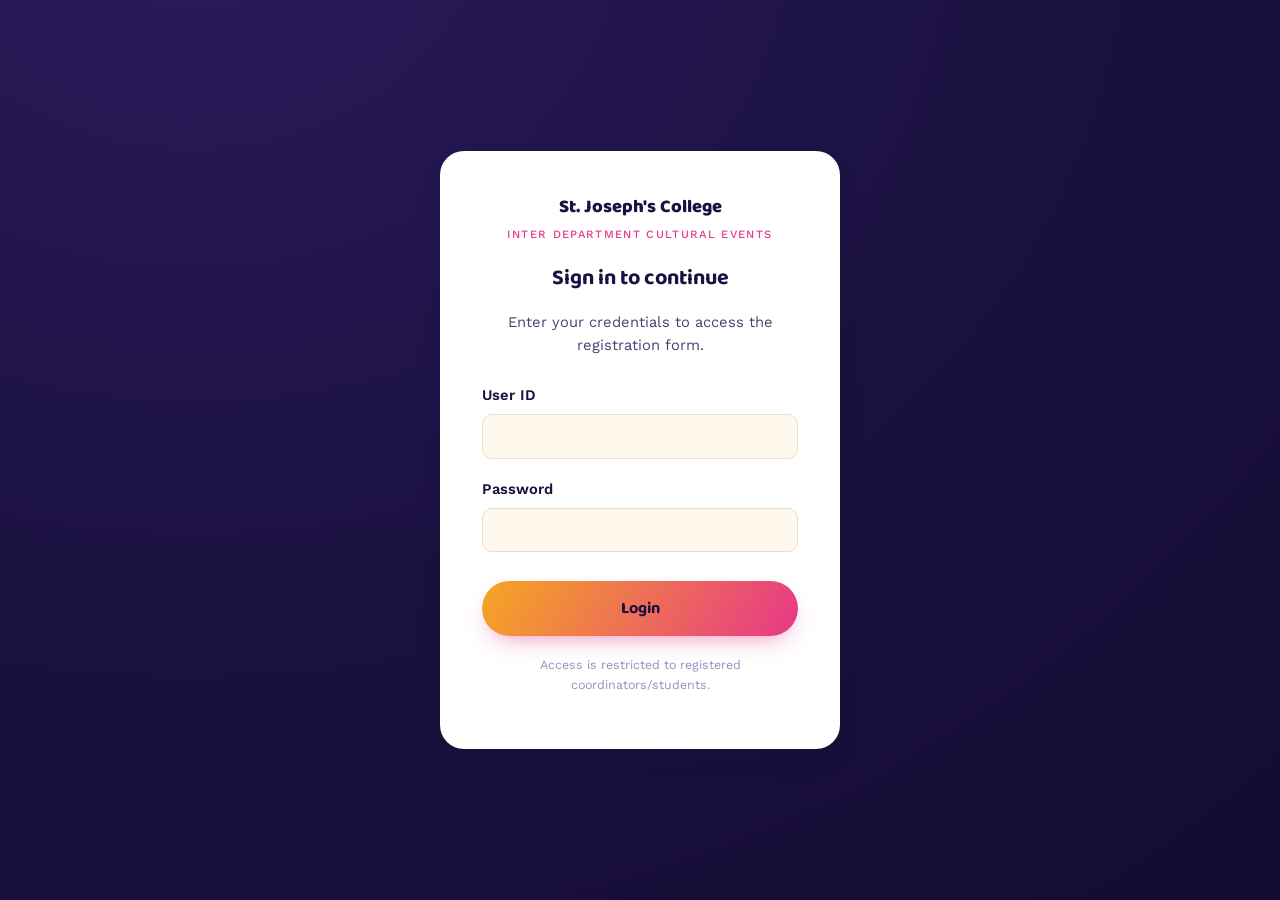
<file: index.html>
<!DOCTYPE html>
<html lang="en">
<head>
<meta charset="UTF-8">
<meta name="viewport" content="width=device-width, initial-scale=1.0">
<title>Registration Form — Inter Department Cultural Events | St. Joseph's College</title>
<link rel="preconnect" href="https://fonts.googleapis.com">
<link rel="preconnect" href="https://fonts.gstatic.com" crossorigin>
<link href="https://fonts.googleapis.com/css2?family=Baloo+2:wght@500;700;800&family=Work+Sans:wght@400;500;600;700&display=swap" rel="stylesheet">
<link rel="stylesheet" href="style.css">
</head>
<body>

<!-- =========================================================
     LOGIN SCREEN (front page)
     ========================================================= -->
<div id="loginScreen" class="login-screen">
  <div class="login-card">
    <div class="brand-mark">St. Joseph's College <span>Inter Department Cultural Events</span></div>
    <h1>Sign in to continue</h1>
    <p class="login-sub">Enter your credentials to access the registration form.</p>

    <div id="loginError" class="login-error">Invalid User ID or Password. Please try again.</div>

    <form id="loginForm" novalidate>
      <div class="field">
        <label class="field-label" for="login_userid">User ID</label>
        <input type="text" id="login_userid" name="login_userid" autocomplete="username" required>
      </div>
      <div class="field">
        <label class="field-label" for="login_password">Password</label>
        <input type="password" id="login_password" name="login_password" autocomplete="current-password" required>
      </div>
      <button type="submit" class="login-btn">Login</button>
    </form>

    <p class="login-hint">Access is restricted to registered coordinators/students.</p>
  </div>
</div>

<!-- =========================================================
     MAIN APPLICATION (hidden until login succeeds)
     ========================================================= -->
<div id="mainApp" style="display:none;">

<nav class="site-nav">
  <span class="brand">St. Joseph's College <span>Inter Department Cultural Events</span></span>
  
</nav>

<header class="form-hero">
  <span class="eyebrow">Participation Registration Form</span>
  <h1>ST. JOSEPH'S COLLEGE (AUTONOMOUS), TIRUCHIRAPPALLI – 620002</h1>
  <p>Fill in your details, tick the events you want to take part in, and pass this on to your Faculty Coordinator for signature.</p>
</header>

<div class="form-wrap">
  <div class="form-card">
    <form>

      <fieldset>
        <legend>Student details</legend>

        <div class="field">
          <label class="field-label" for="student_name">Name of the student</label>
          <input type="text" id="student_name" name="student_name" required autocomplete="off">
          <span class="field-msg" id="student_name_msg"></span>
        </div>

        <div class="two-col">
          <div class="field">
            <label class="field-label" for="dob">Date of birth</label>
            <input type="date" id="dob" name="dob" required>
            <span class="field-msg" id="dob_msg"></span>
          </div>
          <div class="field">
            <label class="field-label" for="mobile_no">Mobile number</label>
            <input type="tel" id="mobile_no" name="mobile_no" pattern="[0-9]{10}" placeholder="10-digit number" required>
            <span class="field-msg" id="mobile_no_msg"></span>
          </div>
        </div>

        <div class="field">
          <span class="field-label">Gender</span>
          <div class="radio-row">
            <label><input type="radio" name="gender" value="Male" required> Male</label>
            <label><input type="radio" name="gender" value="Female"> Female</label>
            <label><input type="radio" name="gender" value="Other"> Other</label>
          </div>
          <span class="field-msg" id="gender_msg"></span>
        </div>

        <div class="field">
          <label class="field-label" for="address">Address</label>
          <textarea id="address" name="address"></textarea>
          <span class="field-msg" id="address_msg"></span>
        </div>

        <div class="two-col">
          <div class="field">
            <label class="field-label" for="department">Department</label>
            <input type="text" id="department" name="department" required>
            <span class="field-msg" id="department_msg"></span>
          </div>
          <div class="field">
            <label class="field-label" for="year_semester">Year / semester</label>
            <input type="text" id="year_semester" name="year_semester" required>
            <span class="field-msg" id="year_semester_msg"></span>
          </div>
        </div>

        <div class="field">
          <label class="field-label" for="registration_no">Registration number</label>
          <input type="text" id="registration_no" name="registration_no" required>
          <span class="field-msg" id="registration_no_msg"></span>
        </div>
      </fieldset>

      <fieldset id="eventsFieldset">
        <legend>Cultural events — choose everything you'd like to join</legend>
        <p class="locked-note">Complete the student details above to unlock this section.</p>

        <div class="event-block card-literary" style="--accent: var(--marigold);">
          <h4><span class="dot"></span>1. Literary Events</h4>
          <div class="event-options">
            <label><input type="checkbox" name="literary" value="Essay Writing"> Essay Writing</label>
            <label><input type="checkbox" name="literary" value="Poetry Writing"> Poetry Writing</label>
            <label><input type="checkbox" name="literary" value="Speech Competition"> Speech Competition</label>
            <label><input type="checkbox" name="literary" value="Debate"> Debate</label>
            <label><input type="checkbox" name="literary" value="Quiz"> Quiz</label>
          </div>
        </div>

        <div class="event-block" style="--accent: var(--magenta);">
          <h4><span class="dot"></span>2. Fine Arts Events</h4>
          <div class="event-options">
            <label><input type="checkbox" name="finearts" value="Drawing"> Drawing</label>
            <label><input type="checkbox" name="finearts" value="Painting"> Painting</label>
            <label><input type="checkbox" name="finearts" value="Rangoli/Kolam"> Rangoli / Kolam</label>
            <label><input type="checkbox" name="finearts" value="Craft Making"> Craft Making</label>
          </div>
        </div>

        <div class="event-block" style="--accent: var(--teal);">
          <h4><span class="dot"></span>3. Performing Arts Events</h4>
          <div class="event-options">
            <label><input type="checkbox" name="performing" value="Solo Singing"> Solo Singing</label>
            <label><input type="checkbox" name="performing" value="Group Singing"> Group Singing</label>
            <label><input type="checkbox" name="performing" value="Solo Dance"> Solo Dance</label>
            <label><input type="checkbox" name="performing" value="Group Dance"> Group Dance</label>
            <label><input type="checkbox" name="performing" value="Mimicry"> Mimicry</label>
            <label><input type="checkbox" name="performing" value="Mono Art"> Mono Art</label>
            <label><input type="checkbox" name="performing" value="Instrumental Music"> Instrumental Music</label>
          </div>
        </div>

        <div class="event-block" style="--accent: #7A5CE0;">
          <h4><span class="dot"></span>4. Fun &amp; Talent Events</h4>
          <div class="event-options">
            <label><input type="checkbox" name="fun" value="Fashion Show"> Fashion Show</label>
            <label><input type="checkbox" name="fun" value="Photography"> Photography</label>
            <label><input type="checkbox" name="fun" value="Short Film Making"> Short Film Making</label>
            <label><input type="checkbox" name="fun" value="Reel Making"> Reel Making</label>
            <label><input type="checkbox" name="fun" value="Stand-up Comedy"> Stand-up Comedy</label>
            <label><input type="checkbox" name="fun" value="Talent Show"> Talent Show</label>
            <label><input type="checkbox" name="fun" value="Ad-Zap"> Ad-Zap</label>
          </div>
        </div>
      </fieldset>

      <fieldset id="declarationFieldset">
        <legend>Declaration</legend>
        <p class="locked-note">Select at least one event above to unlock this section.</p>

        <div class="declaration-box">
          I hereby declare that the above information is true and I agree to abide by the rules and regulations of the Inter Department Cultural Events.
        </div>

        <div class="two-col">
          <div class="field">
            <label class="field-label" for="declaration_date">Date</label>
            <input type="date" id="declaration_date" name="declaration_date" required>
            <span class="field-msg" id="declaration_date_msg"></span>
          </div>
          <div class="field">
            <label class="field-label" for="student_signature">Student signature</label>
            <input type="text" id="student_signature" name="student_signature" placeholder="Type full name as signature">
            <span class="field-msg" id="student_signature_msg"></span>
          </div>
        </div>

        <div class="two-col">
          <div class="field">
            <label class="field-label" for="faculty_signature">Faculty Coordinator signature</label>
            <input type="text" id="faculty_signature" name="faculty_signature">
          </div>
          <div class="field">
            <label class="field-label" for="hod_signature">Head of the Department signature</label>
            <input type="text" id="hod_signature" name="hod_signature">
          </div>
        </div>
      </fieldset>

      <div class="submit-row">
        <button class="submit-btn" type="submit" id="submitBtn" disabled>Submit registration</button>
      </div>

    </form>
  </div>

</div>

<footer>
  St. Joseph's College (Autonomous), Tiruchirappalli – 620002 · Inter Department Cultural Events
</footer>

</div><!-- /#mainApp -->

<script src="script.js"></script>

</body>
</html>
</file>
<file: style.css>
/* =========================================================
   St. Joseph's College — Inter Department Cultural Events
   Design tokens
   ========================================================= */
:root {
  --ink: #1B1140;         /* deep indigo — headers, nav, footer */
  --ink-soft: #4A3F73;    /* softer purple — body copy on cream */
  --paper: #FFF8EC;       /* warm cream — page background */
  --paper-raised: #FFFFFF;/* card background */
  --marigold: #F5A623;    /* saffron/marigold accent */
  --marigold-deep: #D9860A;
  --magenta: #E63888;     /* kolam magenta accent */
  --teal: #0F8B8D;        /* deep teal accent */
  --line: #E7DCC6;        /* hairline on cream */
  --shadow: 0 12px 30px -14px rgba(27, 17, 64, 0.35);
  --radius: 18px;
}

@media (prefers-reduced-motion: no-preference) {
  :root { --motion-ok: 1; }
}

* { box-sizing: border-box; }

html { scroll-behavior: smooth; }

body {
  margin: 0;
  background: var(--paper);
  color: var(--ink-soft);
  font-family: "Work Sans", "Segoe UI", sans-serif;
  font-size: 16px;
  line-height: 1.6;
}

h1, h2, h3, h4 {
  font-family: "Baloo 2", "Segoe UI", sans-serif;
  color: var(--ink);
  margin: 0 0 0.4em;
  font-weight: 700;
}

a { color: var(--teal); }

.eyebrow {
  display: inline-block;
  font-family: "Work Sans", sans-serif;
  font-weight: 700;
  font-size: 0.72rem;
  letter-spacing: 0.16em;
  text-transform: uppercase;
  color: var(--magenta);
  margin-bottom: 0.6em;
}

/* -------------------- Nav -------------------- */
.site-nav {
  display: flex;
  align-items: center;
  justify-content: space-between;
  gap: 1rem;
  padding: 1.1rem 6vw;
  background: var(--ink);
  color: var(--paper);
  position: sticky;
  top: 0;
  z-index: 20;
}

.site-nav .brand {
  font-family: "Baloo 2", sans-serif;
  font-weight: 700;
  font-size: 1.05rem;
  color: var(--paper);
  text-decoration: none;
  letter-spacing: 0.01em;
}

.site-nav .brand span {
  display: block;
  font-family: "Work Sans", sans-serif;
  font-weight: 400;
  font-size: 0.68rem;
  letter-spacing: 0.12em;
  text-transform: uppercase;
  color: #C9BEEF;
}

.btn {
  display: inline-flex;
  align-items: center;
  gap: 0.5em;
  border: none;
  cursor: pointer;
  font-family: "Baloo 2", sans-serif;
  font-weight: 700;
  font-size: 0.95rem;
  padding: 0.75em 1.6em;
  border-radius: 999px;
  text-decoration: none;
  transition: transform 0.18s ease, box-shadow 0.18s ease;
}

.btn:focus-visible, a:focus-visible, input:focus-visible, textarea:focus-visible, button:focus-visible {
  outline: 3px solid var(--teal);
  outline-offset: 2px;
}

.btn-primary {
  background: var(--marigold);
  color: var(--ink);
  box-shadow: 0 8px 20px -8px rgba(245, 166, 35, 0.7);
}
.btn-primary:hover { transform: translateY(-2px); box-shadow: 0 12px 24px -8px rgba(245, 166, 35, 0.8); }

.btn-ghost {
  background: transparent;
  color: var(--paper);
  border: 1.5px solid rgba(255,255,255,0.35);
}
.btn-ghost:hover { border-color: var(--paper); }

/* -------------------- Kolam dot divider (signature element) -------------------- */
.kolam-divider {
  width: 100%;
  height: 46px;
  display: block;
}

/* -------------------- Hero -------------------- */
.hero {
  background: radial-gradient(120% 140% at 15% -10%, #2A1B5C 0%, var(--ink) 55%, #150C34 100%);
  color: var(--paper);
  padding: 5.5rem 6vw 4.5rem;
  position: relative;
  overflow: hidden;
}

.hero-grid {
  display: grid;
  grid-template-columns: 1.15fr 0.85fr;
  gap: 3rem;
  align-items: center;
  max-width: 1180px;
  margin: 0 auto;
}

.hero h1 {
  color: var(--paper);
  font-size: clamp(2.1rem, 4.2vw, 3.4rem);
  line-height: 1.08;
  margin-bottom: 0.5em;
}

.hero h1 em {
  font-style: normal;
  color: var(--marigold);
}

.hero p.lead {
  color: #D8CFF2;
  font-size: 1.08rem;
  max-width: 44ch;
  margin-bottom: 1.8em;
}

.hero .cta-row { display: flex; gap: 0.9rem; flex-wrap: wrap; }

.hero-motif {
  aspect-ratio: 1;
  width: 100%;
  max-width: 380px;
  justify-self: center;
}

/* -------------------- Sections -------------------- */
.section {
  padding: 4.5rem 6vw;
  max-width: 1180px;
  margin: 0 auto;
}

.section-head {
  text-align: center;
  max-width: 60ch;
  margin: 0 auto 3rem;
}

.section-head h2 { font-size: clamp(1.6rem, 3vw, 2.2rem); }

/* -------------------- Category cards -------------------- */
.category-grid {
  display: grid;
  grid-template-columns: repeat(auto-fit, minmax(250px, 1fr));
  gap: 1.4rem;
}

.category-card {
  background: var(--paper-raised);
  border-radius: var(--radius);
  padding: 1.8rem 1.6rem;
  box-shadow: var(--shadow);
  border-top: 6px solid var(--accent, var(--marigold));
  transition: transform 0.2s ease;
}
.category-card:hover { transform: translateY(-4px); }

.category-card h3 {
  font-size: 1.15rem;
  display: flex;
  align-items: center;
  gap: 0.55rem;
}

.category-card .dot {
  width: 12px; height: 12px; border-radius: 50%;
  background: var(--accent, var(--marigold));
  flex: none;
}

.category-card ul {
  margin: 0.8em 0 0;
  padding-left: 1.1em;
  font-size: 0.94rem;
  color: var(--ink-soft);
}
.category-card li { margin-bottom: 0.25em; }

.card-literary { --accent: var(--marigold); }
.card-finearts { --accent: var(--magenta); }
.card-performing { --accent: var(--teal); }
.card-fun { --accent: #7A5CE0; }

/* -------------------- Info strip -------------------- */
.info-strip {
  background: var(--ink);
  color: var(--paper);
  padding: 4rem 6vw;
}
.info-strip .section-inner {
  max-width: 1180px;
  margin: 0 auto;
  display: grid;
  grid-template-columns: 0.8fr 1.2fr;
  gap: 3rem;
  align-items: start;
}
.info-strip h2 { color: var(--paper); }
.info-list { list-style: none; margin: 0; padding: 0; display: grid; gap: 1rem; }
.info-list li {
  background: rgba(255,255,255,0.06);
  border-left: 3px solid var(--marigold);
  padding: 0.9rem 1.1rem;
  border-radius: 0 10px 10px 0;
  font-size: 0.96rem;
  color: #E5DEF7;
}
.info-list strong { color: var(--paper); }

/* -------------------- Closing CTA -------------------- */
.cta-banner {
  margin: 0 6vw 5rem;
  max-width: 1180px;
  margin-left: auto;
  margin-right: auto;
  background: linear-gradient(120deg, var(--marigold) 0%, var(--magenta) 100%);
  border-radius: 24px;
  padding: 3rem 3rem;
  color: var(--ink);
  display: flex;
  flex-wrap: wrap;
  align-items: center;
  justify-content: space-between;
  gap: 1.5rem;
}
.cta-banner h2 { color: var(--ink); margin-bottom: 0.2em; }
.cta-banner p { margin: 0; max-width: 42ch; }
.cta-banner .btn-primary { background: var(--ink); color: var(--paper); box-shadow: none; }
.cta-banner .btn-primary:hover { background: #2A1B5C; }

/* -------------------- Footer -------------------- */
footer {
  background: var(--ink);
  color: #B7ACDD;
  text-align: center;
  padding: 2rem 6vw;
  font-size: 0.85rem;
}

/* =========================================================
   Form page
   ========================================================= */
.form-hero {
  background: var(--ink);
  color: var(--paper);
  padding: 3.2rem 6vw 3rem;
  text-align: center;
}
.form-hero .eyebrow { color: var(--marigold); }
.form-hero h1 { color: var(--paper); font-size: clamp(1.6rem, 3.4vw, 2.3rem); }
.form-hero p { color: #D8CFF2; max-width: 56ch; margin: 0.6em auto 0; }

.form-wrap {
  max-width: 860px;
  margin: -2.4rem auto 4rem;
  padding: 0 6vw;
}

.form-card {
  background: var(--paper-raised);
  border-radius: 24px;
  box-shadow: var(--shadow);
  padding: 2.6rem clamp(1.3rem, 4vw, 3rem);
}

fieldset {
  border: none;
  padding: 0;
  margin: 0 0 2.4rem;
}
fieldset:last-of-type { margin-bottom: 0; }

legend {
  font-family: "Baloo 2", sans-serif;
  font-weight: 700;
  color: var(--ink);
  font-size: 1.25rem;
  padding: 0 0 0.9rem;
  width: 100%;
  border-bottom: 2px dashed var(--line);
  margin-bottom: 1.4rem;
}

.field {
  margin-bottom: 1.2rem;
}
.field label.field-label {
  display: block;
  font-weight: 600;
  color: var(--ink);
  font-size: 0.92rem;
  margin-bottom: 0.4rem;
}

input[type="text"],
input[type="date"],
input[type="tel"],
textarea {
  width: 100%;
  font-family: "Work Sans", sans-serif;
  font-size: 0.98rem;
  padding: 0.75em 0.9em;
  border: 1.5px solid var(--line);
  border-radius: 10px;
  background: var(--paper);
  color: var(--ink);
  transition: border-color 0.15s ease, box-shadow 0.15s ease;
}
input[type="text"]:focus,
input[type="date"]:focus,
input[type="tel"]:focus,
textarea:focus {
  border-color: var(--teal);
  box-shadow: 0 0 0 4px rgba(15, 139, 141, 0.15);
  outline: none;
}
textarea { min-height: 90px; resize: vertical; }

.two-col {
  display: grid;
  grid-template-columns: 1fr 1fr;
  gap: 1.2rem 1.4rem;
}

.radio-row {
  display: flex;
  gap: 1.6rem;
  flex-wrap: wrap;
  padding-top: 0.2rem;
}
.radio-row label {
  display: inline-flex;
  align-items: center;
  gap: 0.45em;
  font-size: 0.96rem;
  color: var(--ink-soft);
  cursor: pointer;
}
input[type="radio"], input[type="checkbox"] {
  accent-color: var(--magenta);
  width: 17px; height: 17px;
  cursor: pointer;
}

.event-block {
  border-radius: 16px;
  padding: 1.3rem 1.4rem 0.6rem;
  margin-bottom: 1.1rem;
  border: 1.5px solid var(--line);
  border-left: 6px solid var(--accent, var(--marigold));
  background: #FFFDF7;
}
.event-block h4 {
  font-size: 1.02rem;
  margin-bottom: 0.7rem;
  display: flex;
  align-items: center;
  gap: 0.5em;
}
.event-block h4 .dot { width: 10px; height: 10px; border-radius: 50%; background: var(--accent, var(--marigold)); }
.event-options {
  display: grid;
  grid-template-columns: repeat(auto-fill, minmax(180px, 1fr));
  gap: 0.5rem 1rem;
  margin-bottom: 0.9rem;
}
.event-options label {
  display: flex;
  align-items: center;
  gap: 0.5em;
  font-size: 0.93rem;
  color: var(--ink-soft);
  cursor: pointer;
  padding: 0.3em 0;
}

.declaration-box {
  background: #FFF3DC;
  border: 1.5px dashed var(--marigold-deep);
  border-radius: 14px;
  padding: 1.1rem 1.3rem;
  font-size: 0.92rem;
  color: var(--ink-soft);
  margin-bottom: 1.4rem;
}

.submit-row {
  text-align: center;
  padding-top: 0.6rem;
}
.submit-btn {
  border: none;
  cursor: pointer;
  font-family: "Baloo 2", sans-serif;
  font-weight: 700;
  font-size: 1.05rem;
  padding: 0.85em 2.6em;
  border-radius: 999px;
  background: linear-gradient(120deg, var(--marigold), var(--magenta));
  color: var(--ink);
  box-shadow: 0 10px 24px -10px rgba(230, 56, 136, 0.6);
  transition: transform 0.18s ease;
}
.submit-btn:hover { transform: translateY(-2px); }
.submit-note {
  font-size: 0.82rem;
  color: #9A8FBF;
  margin-top: 0.8rem;
}

.back-link {
  display: inline-block;
  margin: 1.6rem 6vw 0;
  color: var(--teal);
  font-weight: 600;
  text-decoration: none;
  font-size: 0.92rem;
}

/* -------------------- Responsive -------------------- */
@media (max-width: 860px) {
  .hero-grid { grid-template-columns: 1fr; }
  .hero-motif { max-width: 260px; }
  .info-strip .section-inner { grid-template-columns: 1fr; }
  .two-col { grid-template-columns: 1fr; }
  .cta-banner { flex-direction: column; align-items: flex-start; text-align: left; }
}

@media (max-width: 520px) {
  .site-nav { padding: 1rem 5vw; }
  .hero, .section, .info-strip { padding-left: 5vw; padding-right: 5vw; }
}

/* =========================================================
   Login page
   ========================================================= */
.login-screen {
  min-height: 100vh;
  display: flex;
  align-items: center;
  justify-content: center;
  background: radial-gradient(120% 140% at 15% -10%, #2A1B5C 0%, var(--ink) 55%, #150C34 100%);
  padding: 2rem 6vw;
}

.login-card {
  width: 100%;
  max-width: 400px;
  background: var(--paper-raised);
  border-radius: 24px;
  box-shadow: var(--shadow);
  padding: 2.6rem clamp(1.4rem, 5vw, 2.6rem);
  text-align: center;
}

.login-card .brand-mark {
  font-family: "Baloo 2", sans-serif;
  font-weight: 800;
  color: var(--ink);
  font-size: 1.15rem;
  margin-bottom: 0.15em;
}
.login-card .brand-mark span {
  display: block;
  font-family: "Work Sans", sans-serif;
  font-weight: 500;
  font-size: 0.7rem;
  letter-spacing: 0.12em;
  text-transform: uppercase;
  color: var(--magenta);
  margin-top: 0.35em;
}

.login-card h1 {
  font-size: 1.35rem;
  margin: 0.8em 0 0.2em;
}
.login-card .login-sub {
  color: var(--ink-soft);
  font-size: 0.92rem;
  margin-bottom: 1.8em;
}

.login-card .field { text-align: left; }

.login-card input[type="text"],
.login-card input[type="password"] {
  width: 100%;
  font-family: "Work Sans", sans-serif;
  font-size: 0.98rem;
  padding: 0.75em 0.9em;
  border: 1.5px solid var(--line);
  border-radius: 10px;
  background: var(--paper);
  color: var(--ink);
  transition: border-color 0.15s ease, box-shadow 0.15s ease;
}
.login-card input[type="text"]:focus,
.login-card input[type="password"]:focus {
  border-color: var(--teal);
  box-shadow: 0 0 0 4px rgba(15, 139, 141, 0.15);
  outline: none;
}

.login-btn {
  width: 100%;
  border: none;
  cursor: pointer;
  font-family: "Baloo 2", sans-serif;
  font-weight: 700;
  font-size: 1.02rem;
  padding: 0.85em 1.6em;
  border-radius: 999px;
  background: linear-gradient(120deg, var(--marigold), var(--magenta));
  color: var(--ink);
  box-shadow: 0 10px 24px -10px rgba(230, 56, 136, 0.6);
  transition: transform 0.18s ease;
  margin-top: 0.6rem;
}
.login-btn:hover { transform: translateY(-2px); }

.login-error {
  color: #C22B4E;
  background: #FDEAF0;
  border: 1px solid #F3B6C8;
  border-radius: 10px;
  padding: 0.6em 0.9em;
  font-size: 0.88rem;
  margin-bottom: 1rem;
  display: none;
}
.login-error.show { display: block; }

.login-hint {
  font-size: 0.78rem;
  color: #9A8FBF;
  margin-top: 1.2rem;
}

/* =========================================================
   Field-level validation feedback
   ========================================================= */
.field-msg {
  display: block;
  font-size: 0.8rem;
  margin-top: 0.35rem;
  min-height: 1.1em;
}
.field-msg.error { color: #C22B4E; }
.field-msg.success { color: #147A54; }

input.field-invalid,
textarea.field-invalid {
  border-color: #C22B4E !important;
  box-shadow: 0 0 0 3px rgba(194, 43, 78, 0.12) !important;
}
input.field-valid,
textarea.field-valid {
  border-color: #147A54 !important;
  box-shadow: 0 0 0 3px rgba(20, 122, 84, 0.12) !important;
}

input:disabled, textarea:disabled, fieldset:disabled {
  opacity: 0.55;
  cursor: not-allowed;
}
fieldset:disabled legend { opacity: 0.6; }

.locked-note {
  font-size: 0.8rem;
  color: var(--magenta);
  font-weight: 600;
  margin: -0.6rem 0 1.4rem;
}
</file>
